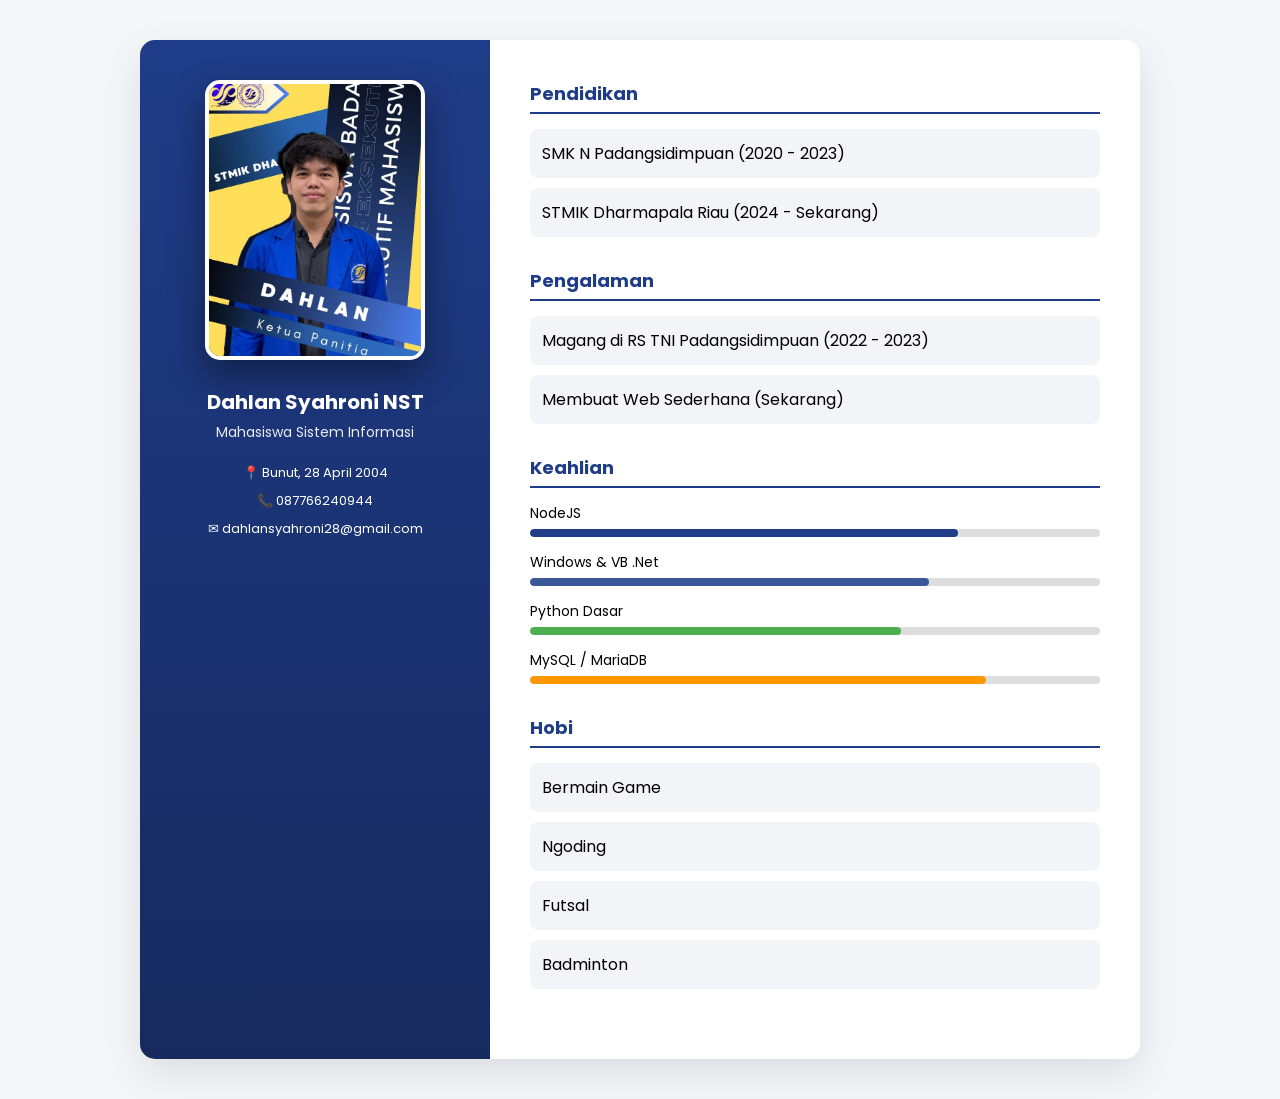
<file: index.html>
<!DOCTYPE html>
<html lang="id">
<head>
    <meta charset="UTF-8">
    <title>Dahlan Syahroni NST | CV Profesional</title>

    <link href="https://fonts.googleapis.com/css2?family=Poppins:wght@300;400;600;700&display=swap" rel="stylesheet">
    <link rel="stylesheet" href="cv_saya.css">
</head>
<body>

<div class="container">

    <!-- Sidebar -->
    <div class="sidebar">
        <img src="dahlan.jpg" alt="Dahlan Syahroni">

        <h1>Dahlan Syahroni NST</h1>
        <p class="role">Mahasiswa Sistem Informasi</p>

        <div class="contact">
            <p>📍 Bunut, 28 April 2004</p>
            <p>📞 087766240944</p>
            <p>✉ dahlansyahroni28@gmail.com</p>
        </div>
    </div>

    <!-- Content -->
    <div class="content">

        <section>
            <h2>Pendidikan</h2>
            <div class="box">SMK N Padangsidimpuan (2020 - 2023)</div>
            <div class="box">STMIK Dharmapala Riau (2024 - Sekarang)</div>
        </section>

        <section>
            <h2>Pengalaman</h2>
            <div class="box">Magang di RS TNI Padangsidimpuan (2022 - 2023)</div>
            <div class="box">Membuat Web Sederhana (Sekarang)</div>
        </section>

        <section>
            <h2>Keahlian</h2>

            <div class="skill">
                <span>NodeJS</span>
                <div class="bar"><div class="fill node"></div></div>
            </div>

            <div class="skill">
                <span>Windows & VB .Net</span>
                <div class="bar"><div class="fill vb"></div></div>
            </div>

            <div class="skill">
                <span>Python Dasar</span>
                <div class="bar"><div class="fill python"></div></div>
            </div>

            <div class="skill">
                <span>MySQL / MariaDB</span>
                <div class="bar"><div class="fill mysql"></div></div>
            </div>

        </section>

        <section>
            <h2>Hobi</h2>
            <div class="box">Bermain Game</div>
            <div class="box">Ngoding</div>
            <div class="box">Futsal</div>
            <div class="box">Badminton</div>
        </section>

    </div>

</div>

</body>
</html>
</file>
<file: cv_saya.css>
* {
    margin: 0;
    padding: 0;
    box-sizing: border-box;
}

body {
    font-family: 'Poppins', sans-serif;
    background: #f4f6f9;
    display: flex;
    justify-content: center;
    padding: 40px;
}

/* Layout */
.container {
    width: 1000px;
    display: flex;
    background: white;
    box-shadow: 0 15px 40px rgba(0,0,0,0.1);
    border-radius: 15px;
    overflow: hidden;
}

/* Sidebar */
.sidebar {
    width: 35%;
    background: linear-gradient(180deg, #1f3c88, #162a5e);
    color: white;
    padding: 40px 25px;
    text-align: center;
}

.sidebar img {
    width: 220px;          /* lebih besar */
    height: 280px;         /* lebih tinggi */
    object-fit: cover;
    border-radius: 15px;
    margin-bottom: 20px;
    border: 4px solid white;   /* frame putih elegan */
    box-shadow: 0 15px 35px rgba(0,0,0,0.4); /* shadow dramatis */
    transition: 0.3s ease;
}

.sidebar img:hover {
    transform: scale(1.05); /* zoom sedikit saat hover */
}


.sidebar h1 {
    font-size: 20px;
    margin-bottom: 5px;
}

.role {
    font-size: 14px;
    margin-bottom: 20px;
    opacity: 0.9;
}

.contact p {
    font-size: 13px;
    margin-bottom: 8px;
}

/* Content */
.content {
    width: 65%;
    padding: 40px;
}

section {
    margin-bottom: 30px;
}

section h2 {
    font-size: 18px;
    margin-bottom: 15px;
    color: #1f3c88;
    border-bottom: 2px solid #1f3c88;
    padding-bottom: 5px;
}

.box {
    background: #f2f4f8;
    padding: 12px;
    border-radius: 8px;
    margin-bottom: 10px;
}

/* Skill */
.skill {
    margin-bottom: 15px;
}

.skill span {
    display: block;
    margin-bottom: 5px;
    font-size: 14px;
}

.bar {
    width: 100%;
    height: 8px;
    background: #ddd;
    border-radius: 10px;
    overflow: hidden;
}

.fill {
    height: 100%;
    border-radius: 10px;
    animation: load 2s ease forwards;
}

.node { width: 75%; background: #1f3c88; }
.vb { width: 70%; background: #3b5998; }
.python { width: 65%; background: #4caf50; }
.mysql { width: 80%; background: #ff9800; }

@keyframes load {
    from { width: 0; }
}

/* Responsive */
@media (max-width: 900px) {
    .container {
        flex-direction: column;
    }

    .sidebar, .content {
        width: 100%;
    }
}
</file>
